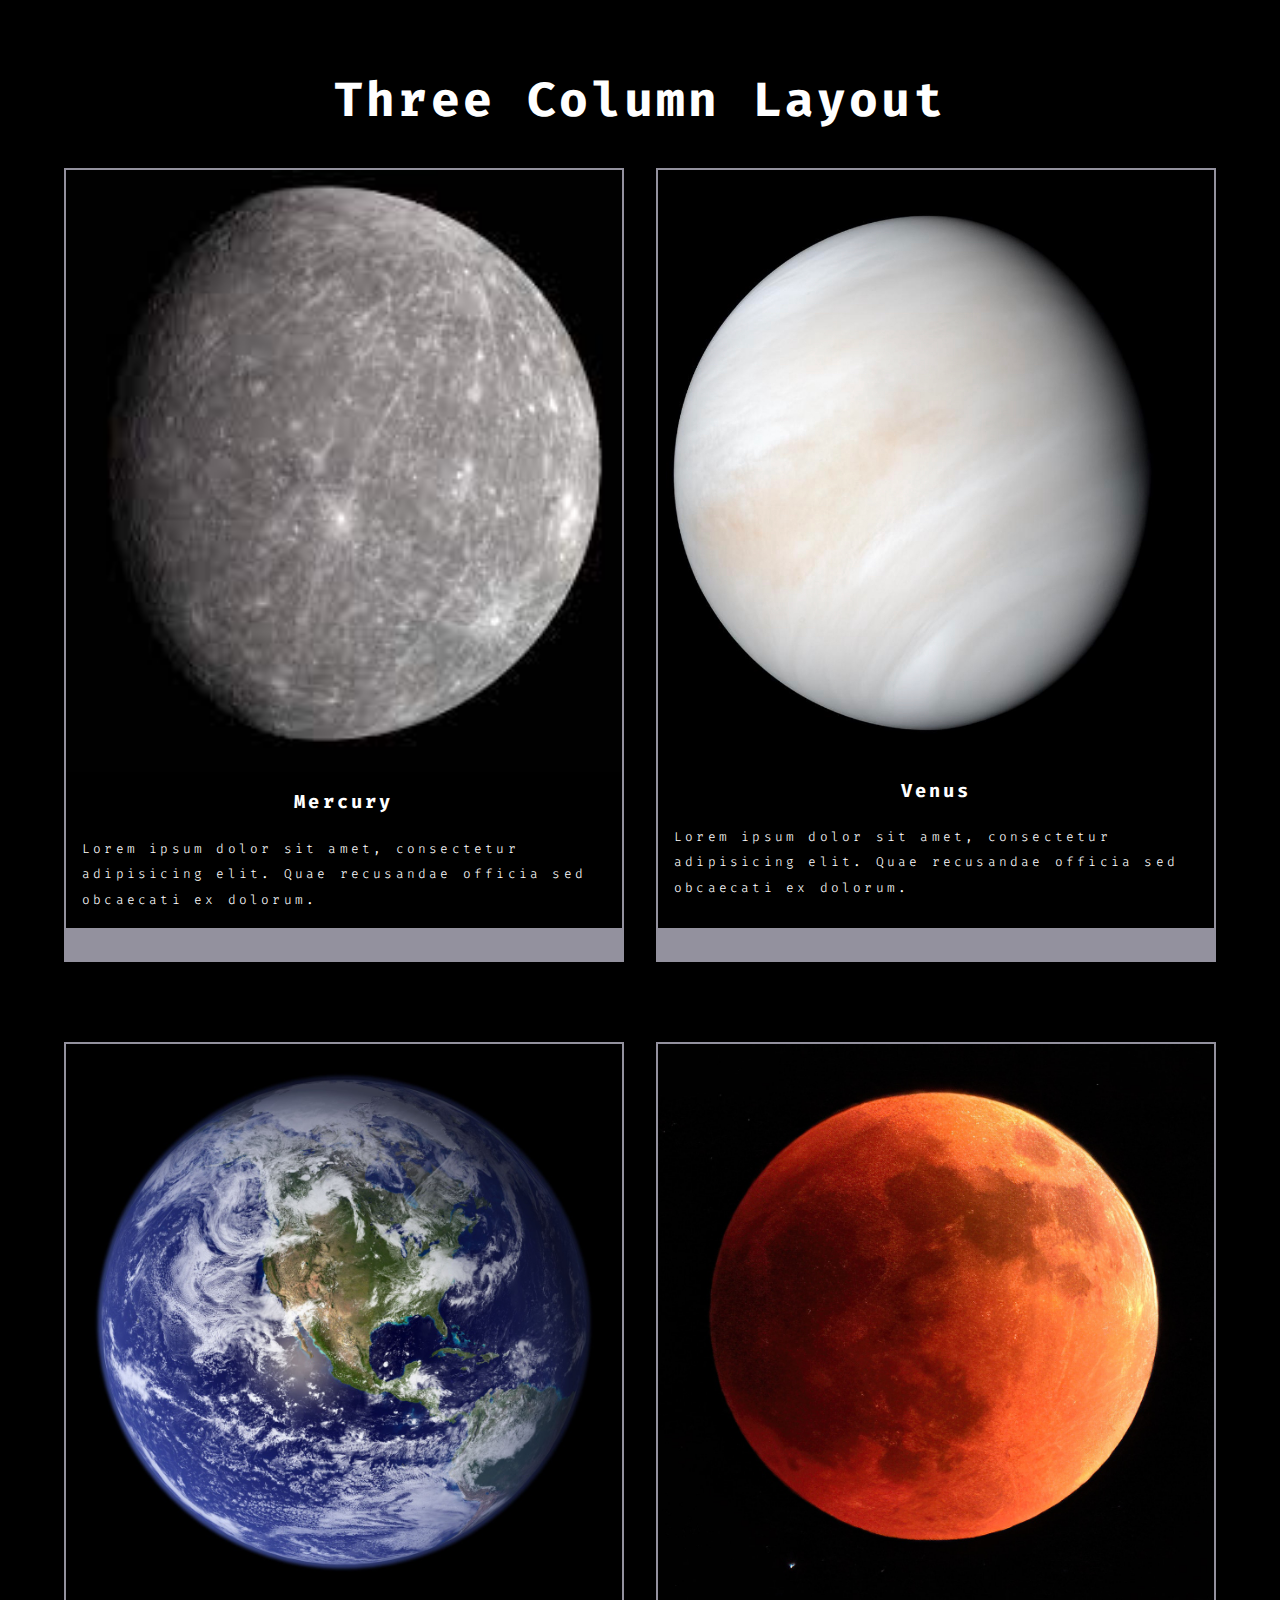
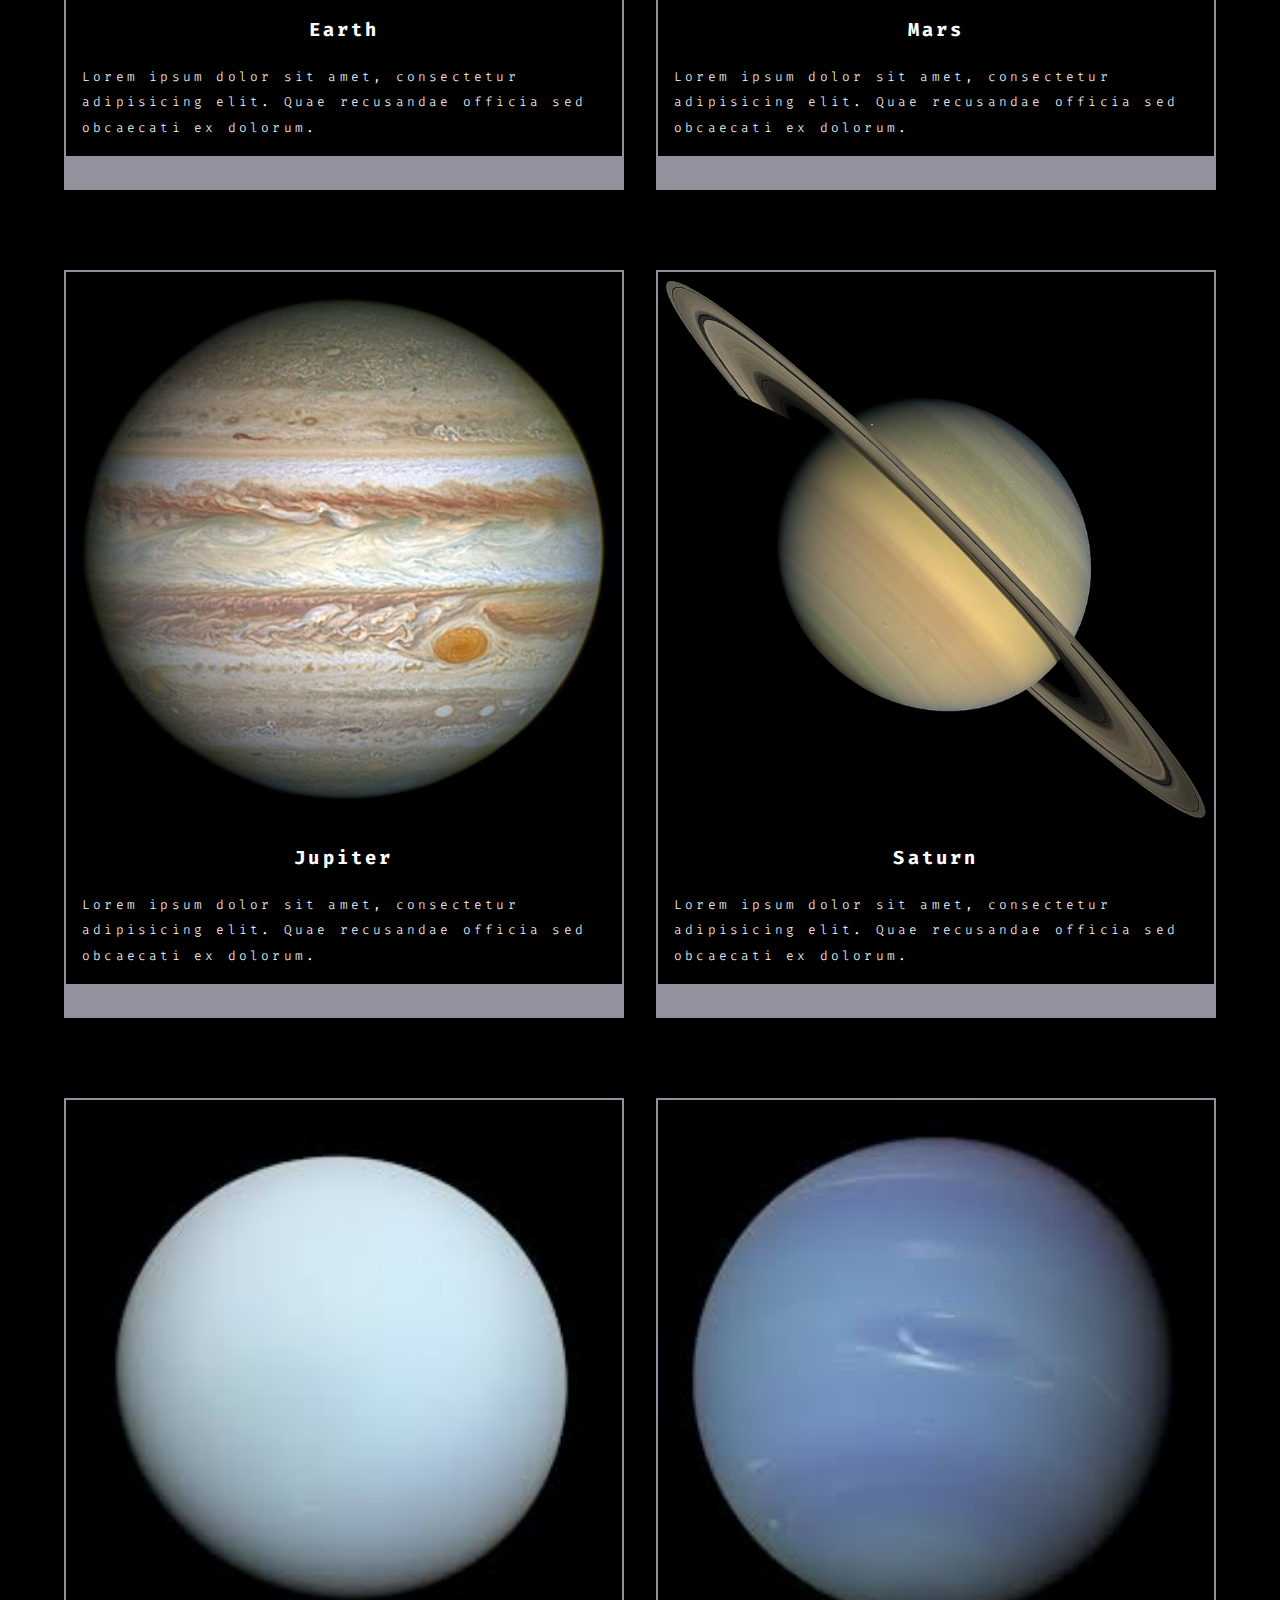
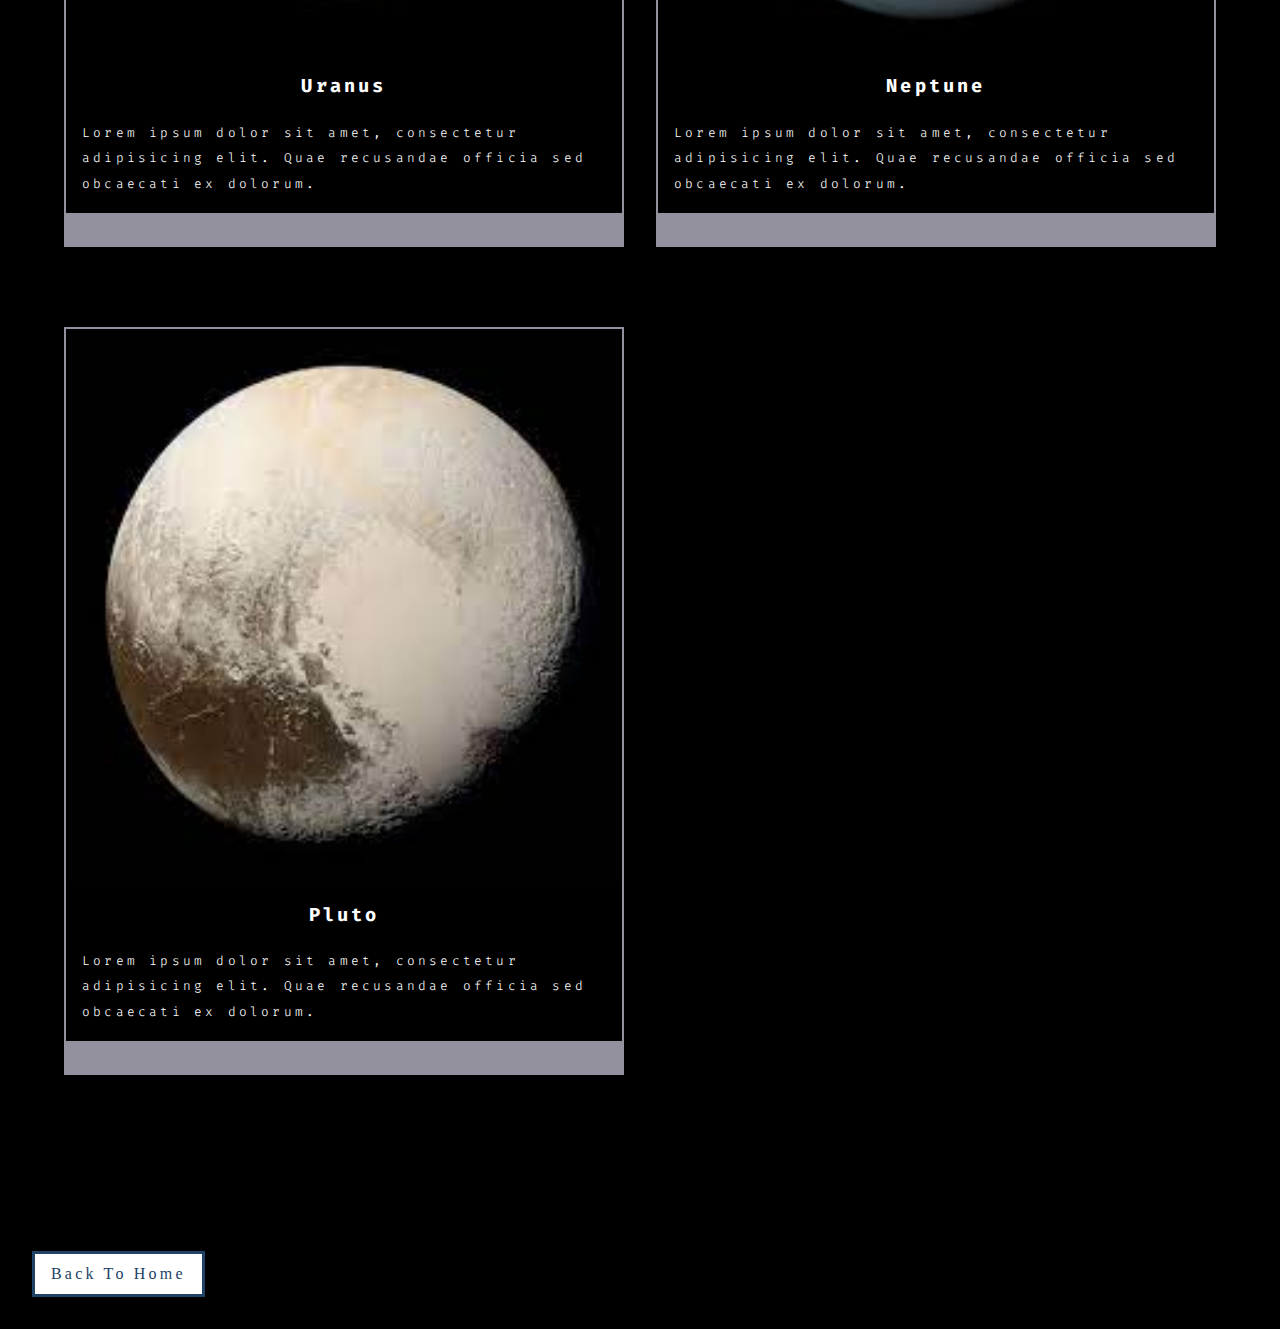
<file: cards.html>
<!DOCTYPE html>
<html lang="en">
  <head>
    <meta charset="UTF-8" />
    <meta http-equiv="X-UA-Compatible" content="IE=edge" />
    <meta name="viewport" content="width=device-width, initial-scale=1.0" />
    <title>Hero Universe</title>
    <!-- styles -->
    <link rel="stylesheet" href="./main.css" />
    <!-- fontawesome -->
    <link
      rel="stylesheet"
      href="https://cdnjs.cloudflare.com/ajax/libs/font-awesome/6.1.1/css/all.min.css"
      integrity="sha512-KfkfwYDsLkIlwQp6LFnl8zNdLGxu9YAA1QvwINks4PhcElQSvqcyVLLD9aMhXd13uQjoXtEKNosOWaZqXgel0g=="
      crossorigin="anonymous"
      referrerpolicy="no-referrer"
    />
  </head>
  <body>
    <section class="cards">
      <div class="title">
        <h1>three column layout</h1>
      </div>
      <div class="cards-center">
        <!-- single card -->
        <article class="card">
          <img src="./images/mercury.jpeg" alt="mercury" />
          <div class="card-info">
            <h3>mercury</h3>
            <p>
              Lorem ipsum dolor sit amet, consectetur adipisicing elit. Quae
              recusandae officia sed obcaecati ex dolorum.
            </p>
          </div>
          <!-- footer -->
          <div class="card-footer">
            <span class="i fab fa-twitter"></span>
            <span class="i fab fa-instagram"></span>
            <span class="i fab fa-squarespace"></span>
            <span class="i fab fa-linkedin"></span>
          </div>
        </article>
        <!-- end of single card -->
        <!-- single card -->
        <article class="card">
          <img src="./images/Venus.jpeg" alt="Venus" />
          <div class="card-info">
            <h3>venus</h3>
            <p>
              Lorem ipsum dolor sit amet, consectetur adipisicing elit. Quae
              recusandae officia sed obcaecati ex dolorum.
            </p>
          </div>
          <!-- footer -->
          <div class="card-footer">
            <span class="i fab fa-twitter"></span>
            <span class="i fab fa-instagram"></span>
            <span class="i fab fa-squarespace"></span>
            <span class="i fab fa-linkedin"></span>
          </div>
        </article>
        <!-- end of single card -->
        <!-- single card -->
        <article class="card">
          <img src="./images/Earth.jpg" alt="Earth" />
          <div class="card-info">
            <h3>earth</h3>
            <p>
              Lorem ipsum dolor sit amet, consectetur adipisicing elit. Quae
              recusandae officia sed obcaecati ex dolorum.
            </p>
          </div>
          <!-- footer -->
          <div class="card-footer">
            <span class="i fab fa-twitter"></span>
            <span class="i fab fa-instagram"></span>
            <span class="i fab fa-squarespace"></span>
            <span class="i fab fa-linkedin"></span>
          </div>
        </article>
        <!-- end of single card -->
        <!-- single card -->
        <article class="card">
          <img src="./images/Mars.jpg" alt="Mars" />
          <div class="card-info">
            <h3>mars</h3>
            <p>
              Lorem ipsum dolor sit amet, consectetur adipisicing elit. Quae
              recusandae officia sed obcaecati ex dolorum.
            </p>
          </div>
          <!-- footer -->
          <div class="card-footer">
            <span class="i fab fa-twitter"></span>
            <span class="i fab fa-instagram"></span>
            <span class="i fab fa-squarespace"></span>
            <span class="i fab fa-linkedin"></span>
          </div>
        </article>
        <!-- end of single card -->
        <!-- single card -->
        <article class="card">
          <img src="./images/Jupiter.jpeg" alt="Jupiter" />
          <div class="card-info">
            <h3>jupiter</h3>
            <p>
              Lorem ipsum dolor sit amet, consectetur adipisicing elit. Quae
              recusandae officia sed obcaecati ex dolorum.
            </p>
          </div>
          <!-- footer -->
          <div class="card-footer">
            <span class="i fab fa-twitter"></span>
            <span class="i fab fa-instagram"></span>
            <span class="i fab fa-squarespace"></span>
            <span class="i fab fa-linkedin"></span>
          </div>
        </article>
        <!-- end of single card -->
        <!-- single card -->
        <article class="card">
          <img src="./images/saturn2.png" alt="Saturn" />
          <div class="card-info">
            <h3>saturn</h3>
            <p>
              Lorem ipsum dolor sit amet, consectetur adipisicing elit. Quae
              recusandae officia sed obcaecati ex dolorum.
            </p>
          </div>
          <!-- footer -->
          <div class="card-footer">
            <span class="i fab fa-twitter"></span>
            <span class="i fab fa-instagram"></span>
            <span class="i fab fa-squarespace"></span>
            <span class="i fab fa-linkedin"></span>
          </div>
        </article>
        <!-- end of single card -->
        <!-- single card -->
        <article class="card">
          <img src="./images/uranus.jpeg" alt="uranus" />
          <div class="card-info">
            <h3>uranus</h3>
            <p>
              Lorem ipsum dolor sit amet, consectetur adipisicing elit. Quae
              recusandae officia sed obcaecati ex dolorum.
            </p>
          </div>
          <!-- footer -->
          <div class="card-footer">
            <span class="i fab fa-twitter"></span>
            <span class="i fab fa-instagram"></span>
            <span class="i fab fa-squarespace"></span>
            <span class="i fab fa-linkedin"></span>
          </div>
        </article>
        <!-- end of single card -->
        <!-- single card -->
        <article class="card">
          <img src="./images/neptune.jpeg" alt="neptune" />
          <div class="card-info">
            <h3>neptune</h3>
            <p>
              Lorem ipsum dolor sit amet, consectetur adipisicing elit. Quae
              recusandae officia sed obcaecati ex dolorum.
            </p>
          </div>
          <!-- footer -->
          <div class="card-footer">
            <span class="i fab fa-twitter"></span>
            <span class="i fab fa-instagram"></span>
            <span class="i fab fa-squarespace"></span>
            <span class="i fab fa-linkedin"></span>
          </div>
        </article>
        <!-- end of single card -->
        <!-- single card -->
        <article class="card">
          <img src="./images/pluto.jpeg" alt="pluto" />
          <div class="card-info">
            <h3>pluto</h3>
            <p>
              Lorem ipsum dolor sit amet, consectetur adipisicing elit. Quae
              recusandae officia sed obcaecati ex dolorum.
            </p>
          </div>
          <!-- footer -->
          <div class="card-footer">
            <span class="i fab fa-twitter"></span>
            <span class="i fab fa-instagram"></span>
            <span class="i fab fa-squarespace"></span>
            <span class="i fab fa-linkedin"></span>
          </div>
        </article>
        <!-- end of single card -->
      </div>
    </section>
    <a href="index.html" class="btn">back to home</a>
  </body>
</html>
</file>
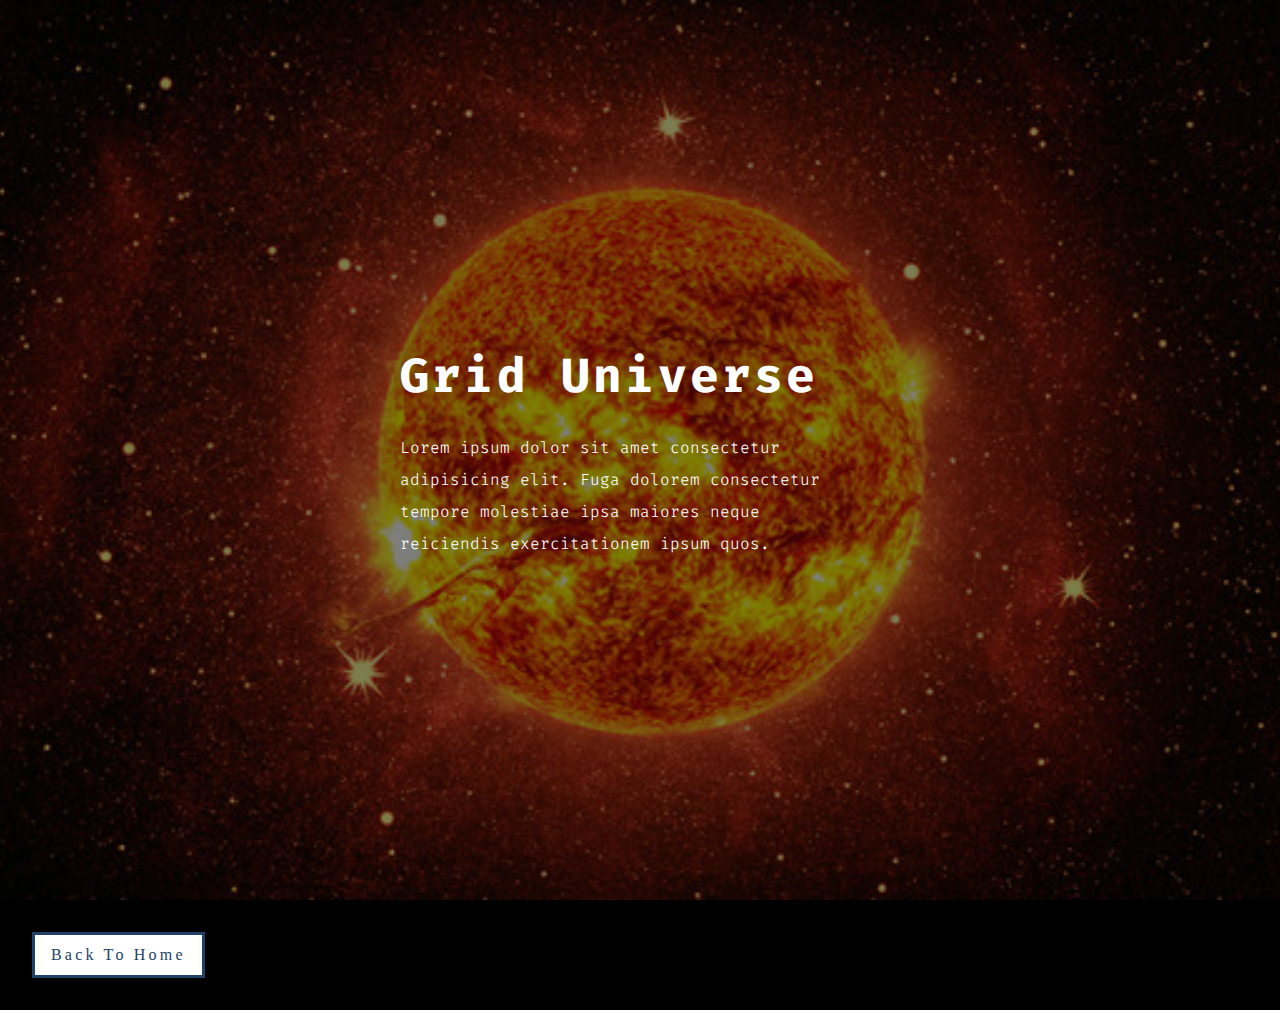
<file: hero.html>
<!DOCTYPE html>
<html lang="en">
  <head>
    <meta charset="UTF-8" />
    <meta http-equiv="X-UA-Compatible" content="IE=edge" />
    <meta name="viewport" content="width=device-width, initial-scale=1.0" />
    <title>Hero Universe</title>
    <!-- styles -->
    <link rel="stylesheet" href="./main.css" />
    <!-- fontawesome -->
    <link
      rel="stylesheet"
      href="https://cdnjs.cloudflare.com/ajax/libs/font-awesome/6.1.1/css/all.min.css"
      integrity="sha512-KfkfwYDsLkIlwQp6LFnl8zNdLGxu9YAA1QvwINks4PhcElQSvqcyVLLD9aMhXd13uQjoXtEKNosOWaZqXgel0g=="
      crossorigin="anonymous"
      referrerpolicy="no-referrer"
    />
  </head>
  <body>
    <header class="hero-header">
      <div class="hero-banner">
        <h1>grid universe</h1>
        <p>
          Lorem ipsum dolor sit amet consectetur adipisicing elit. Fuga dolorem
          consectetur tempore molestiae ipsa maiores neque reiciendis
          exercitationem ipsum quos.
        </p>
      </div>
    </header>
    <a href="index.html" class="btn">back to home</a>
  </body>
</html>
</file>
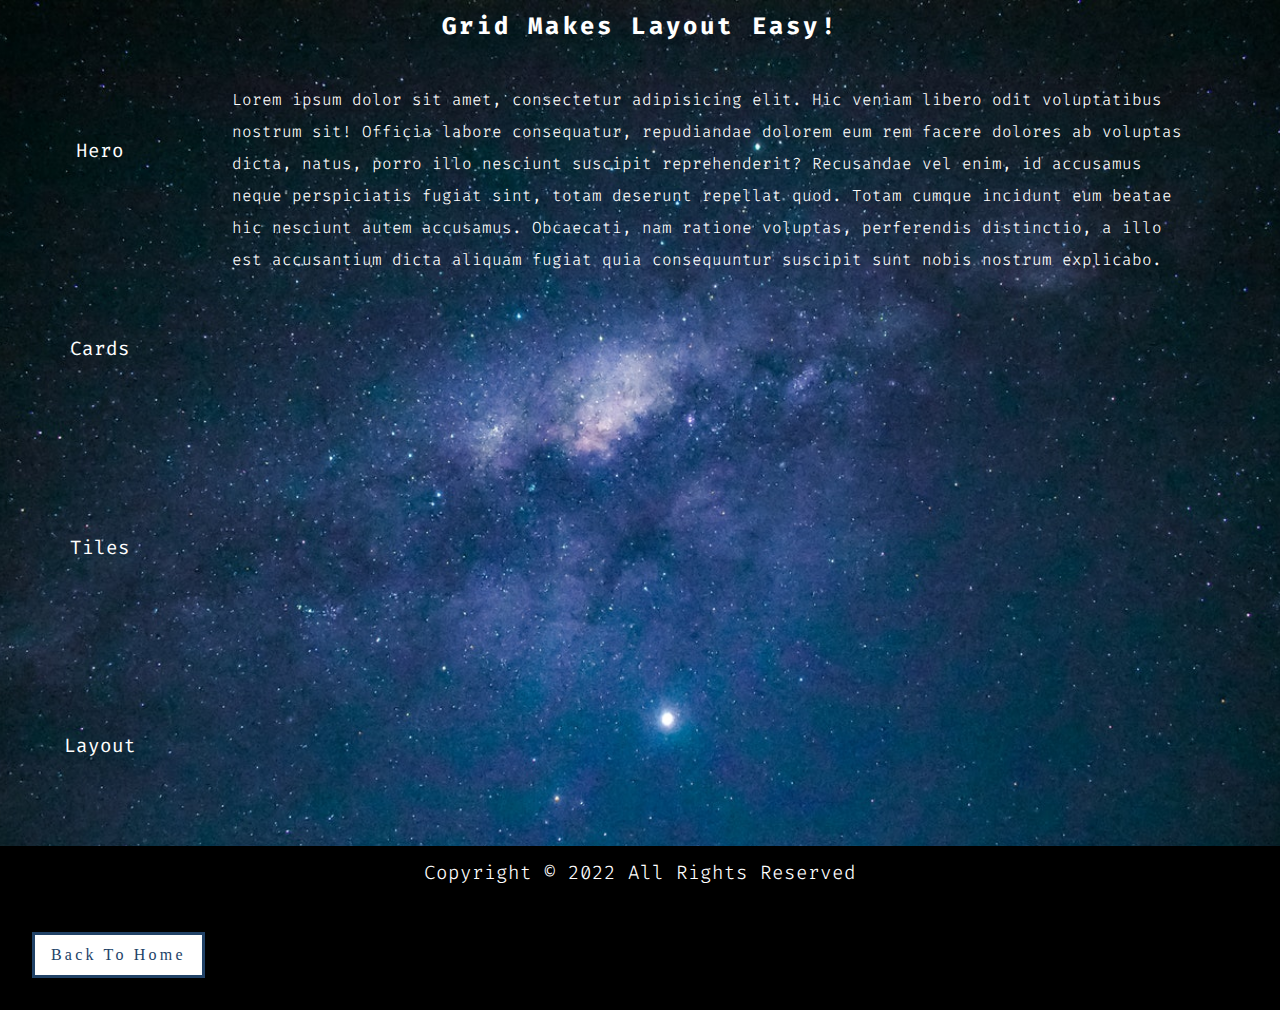
<file: layout.html>
<!DOCTYPE html>
<html lang="en">
  <head>
    <meta charset="UTF-8" />
    <meta http-equiv="X-UA-Compatible" content="IE=edge" />
    <meta name="viewport" content="width=device-width, initial-scale=1.0" />
    <title>Layout</title>
    <!-- styles -->
    <link rel="stylesheet" href="./main.css" />
    <!-- fontawesome -->
    <link
      rel="stylesheet"
      href="https://cdnjs.cloudflare.com/ajax/libs/font-awesome/6.1.1/css/all.min.css"
      integrity="sha512-KfkfwYDsLkIlwQp6LFnl8zNdLGxu9YAA1QvwINks4PhcElQSvqcyVLLD9aMhXd13uQjoXtEKNosOWaZqXgel0g=="
      crossorigin="anonymous"
      referrerpolicy="no-referrer"
    />
  </head>
  <body>
    <main class="main">
      <!-- header -->
      <header class="header">
        <h2 class="title">grid makes layout easy!</h2>
      </header>
      <!-- navbar -->
      <nav class="navbar">
        <ul>
          <li><a href="./hero.html">hero</a></li>
          <li><a href="./cards.html">cards</a></li>
          <li><a href="./tiles.html">tiles</a></li>
          <li><a href="./layout.html">layout</a></li>
        </ul>
      </nav>
      <!-- content -->
      <section class="content">
        <p>
          Lorem ipsum dolor sit amet, consectetur adipisicing elit. Hic veniam
          libero odit voluptatibus nostrum sit! Officia labore consequatur,
          repudiandae dolorem eum rem facere dolores ab voluptas dicta, natus,
          porro illo nesciunt suscipit reprehenderit? Recusandae vel enim, id
          accusamus neque perspiciatis fugiat sint, totam deserunt repellat
          quod. Totam cumque incidunt eum beatae hic nesciunt autem accusamus.
          Obcaecati, nam ratione voluptas, perferendis distinctio, a illo est
          accusantium dicta aliquam fugiat quia consequuntur suscipit sunt nobis
          nostrum explicabo.
        </p>
      </section>
      <!-- sidebar -->
      <section class="sidebar">
        <span class="i fab fa-twitter"></span>
        <span class="i fab fa-facebook"></span>
        <span class="i fab fa-squarespace"></span>
        <span class="i fab fa-linkedin"></span>
      </section>
      <!-- footer -->
      <div class="footer">
        <p>copyright &copy; 2022 all rights reserved</p>
      </div>
    </main>
    <a href="index.html" class="btn">back to home</a>
  </body>
</html>
</file>
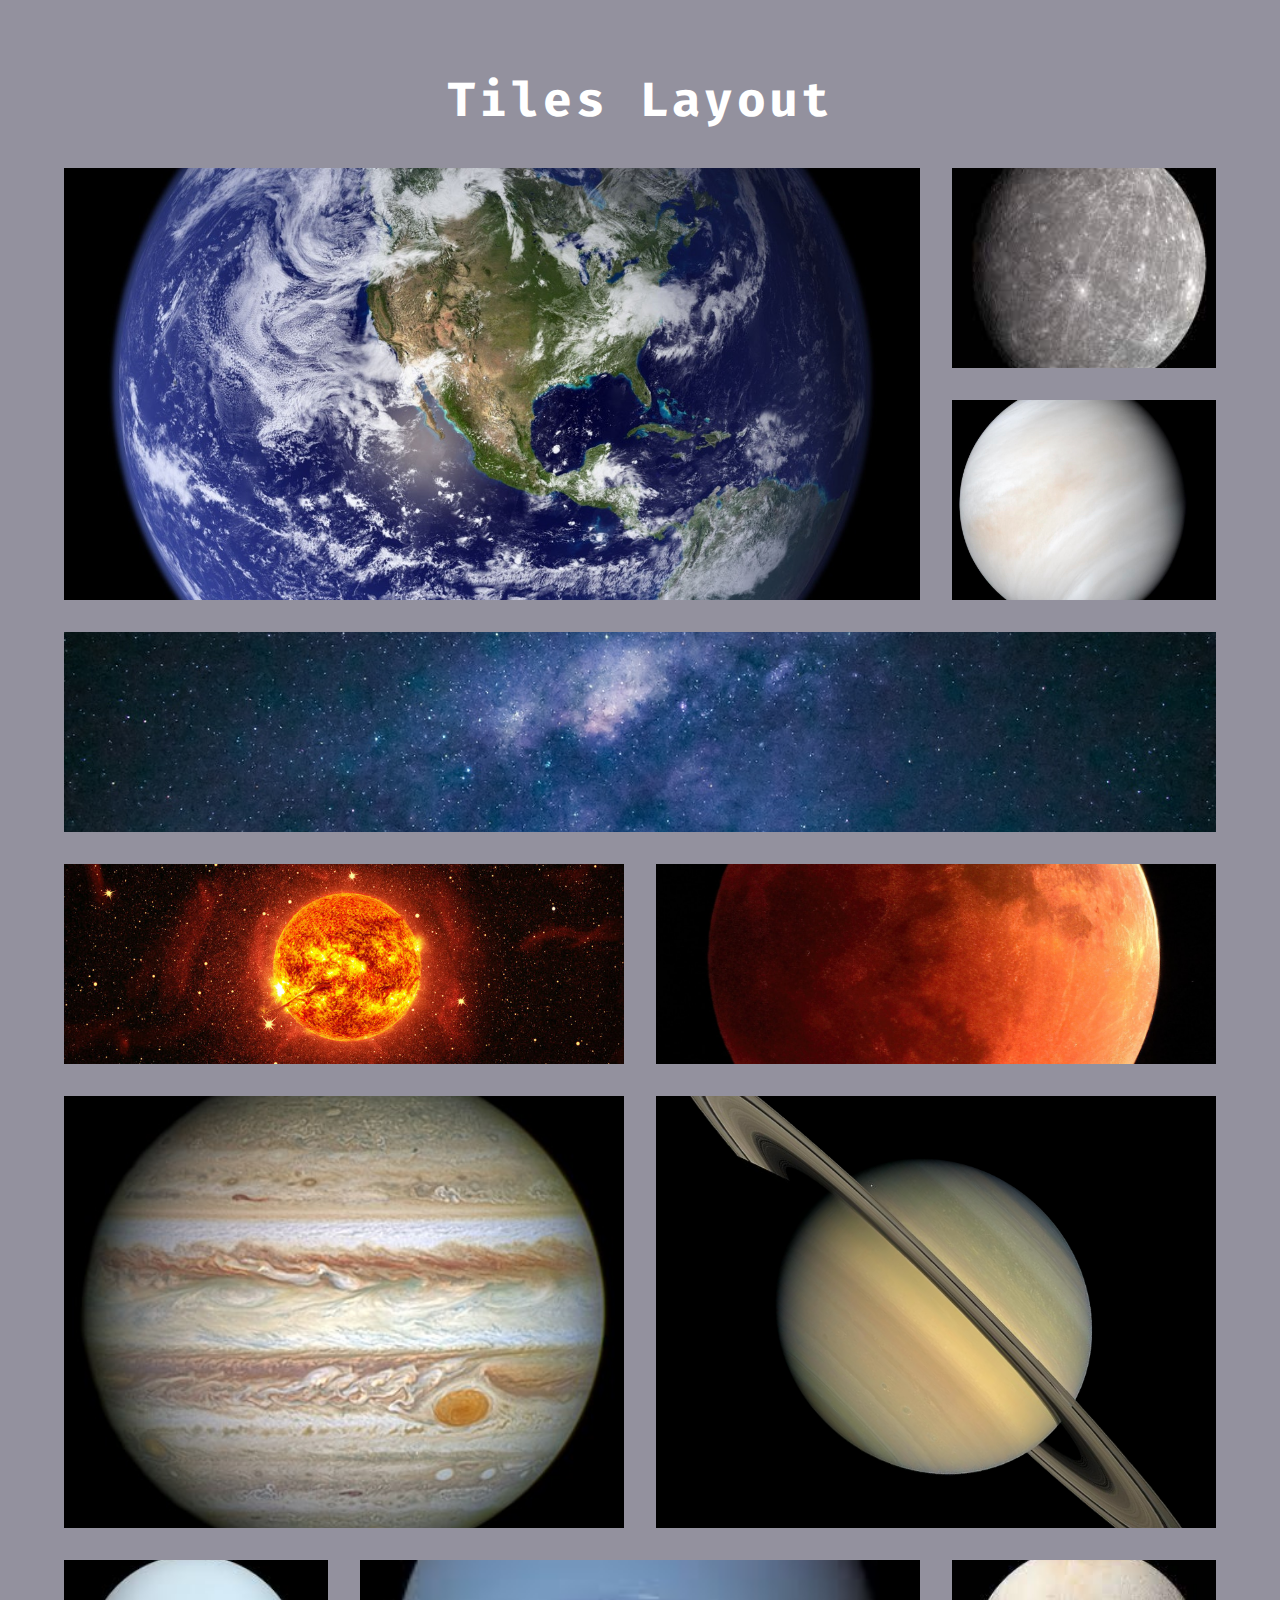
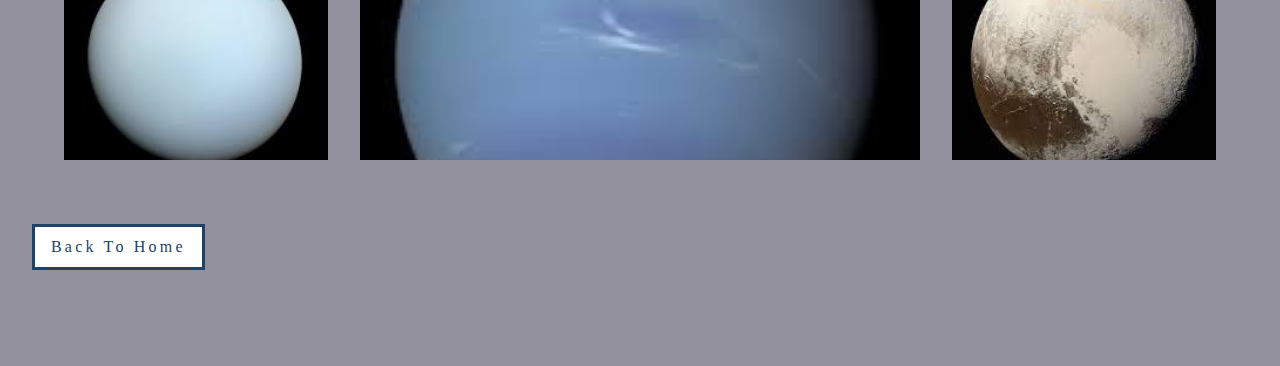
<file: tiles.html>
<!DOCTYPE html>
<html lang="en">
  <head>
    <meta charset="UTF-8" />
    <meta http-equiv="X-UA-Compatible" content="IE=edge" />
    <meta name="viewport" content="width=device-width, initial-scale=1.0" />
    <title>Tiles Layout</title>
    <!-- styles -->
    <link rel="stylesheet" href="./main.css" />
    <!-- fontawesome -->
    <link
      rel="stylesheet"
      href="https://cdnjs.cloudflare.com/ajax/libs/font-awesome/6.1.1/css/all.min.css"
      integrity="sha512-KfkfwYDsLkIlwQp6LFnl8zNdLGxu9YAA1QvwINks4PhcElQSvqcyVLLD9aMhXd13uQjoXtEKNosOWaZqXgel0g=="
      crossorigin="anonymous"
      referrerpolicy="no-referrer"
    />
  </head>
  <body>
    <section class="tiles">
      <div class="title">
        <h1>tiles layout</h1>
      </div>
      <div class="tiles-center">
        <!-- single tile -->
        <article class="tile-1">
            <img src="./images/nebula.jpg" alt="nebula">
        </article>
        <!-- end of single tile -->
        <!-- single tile -->
        <article class="tile-2">
            <img src="./images/sun.jpeg" alt="sun">
        </article>
        <!-- end of single tile -->
        <!-- single tile -->
        <article class="tile-3">
            <img src="./images/mercury.jpeg" alt="mercury">
        </article>
        <!-- end of single tile -->
        <!-- single tile -->
        <article class="tile-4">
            <img src="./images/Venus.jpeg" alt="venus">
        </article>
        <!-- end of single tile -->
        <!-- single tile -->
        <article class="tile-5">
            <img src="./images/Earth.jpg" alt="earth">
        </article>
        <!-- end of single tile -->
        <!-- single tile -->
        <article class="tile-6">
            <img src="./images/Mars.jpg" alt="mars">
        </article>
        <!-- end of single tile -->
        <!-- single tile -->
        <article class="tile-7">
            <img src="./images/Jupiter.jpeg" alt="jupiter">
        </article>
        <!-- end of single tile -->
        <!-- single tile -->
        <article class="tile-8">
            <img src="./images/saturn2.png" alt="saturn">
        </article>
        <!-- end of single tile -->
        <!-- single tile -->
        <article class="tile-9">
            <img src="./images/uranus.jpeg" alt="uranus">
        </article>
        <!-- end of single tile -->
        <!-- single tile -->
        <article class="tile-10">
            <img src="./images/neptune.jpeg" alt="neptune">
        </article>
        <!-- end of single tile -->
        <!-- single tile -->
        <article class="tile-11">
            <img src="./images/pluto.jpeg" alt="pluto">
        </article>
        <!-- end of single tile -->
      </div>
    <a href="index.html" class="btn">back to home</a>
  </body>
</html>
</file>
<file: main.css>
@import url("https://fonts.googleapis.com/css2?family=Fira+Code:wght@300;400&display=swap");

/* 
==========
Global Styles
==========
*/

:root {
  --primaryColor: #214267;
  --mainBlack: #000;
  --mainWhite: #fff;
  --offWhite: #f7f7f7;
  --gray: #93919e;
  --transition: all 300ms linear;
  --spacing: 3.2px;
  --fontFamily: "Fira Code", monospace;
}

* {
  margin: 0;
  padding: 0;
  box-sizing: border-box;
}
body {
  font-family: "Fira Code", monospace;
  line-height: 1.5;
  background-color: var(--mainBlack);
  color: var(--mainWhite);
}
a {
  text-decoration: none;
}
img {
  display: block;
  width: 100%;
}

h1,
h2,
h3 {
  letter-spacing: var(--spacing);
  margin-bottom: 1.2rem;
  text-transform: capitalize;
}
h1 {
  font-size: 3rem;
}
h2 {
  margin-bottom: 0;
}
p {
  font-weight: 300;
  line-height: 2;
  font-size: 0.8rem;
}

.btn {
  display: inline-block;
  text-transform: capitalize;
  font-family: --;
  padding: 0.5rem 1rem;
  margin: 2rem;
  letter-spacing: var(--spacing);
  background: var(--mainWhite);
  color: var(--primaryColor);
  border: 3px solid var(--primaryColor);
  transition: var(--transition);
}
.btn:hover {
  background: var(--primaryColor);
  color: var(--mainWhite);
}

/* 
==========
Navbar
==========
*/
.home {
  background: var(--mainBlack);
  min-height: 100vh;
}
.main-navbar {
  background: var(--mainBlack);
  padding: 0rem 2rem;
}

.main-navbar li {
  list-style: none;
}

.main-navbar a {
  text-transform: capitalize;
  display: block;
  font-size: 1.5rem;
  padding: 1rem 0;
  color: var(--mainWhite);
  transition: var(--transition);
  letter-spacing: var(--spacing);
}

.main-navbar a:hover {
  color: var(--primaryColor);
}

@media screen and (min-width: 992px) {
  .main-navbar {
    background: transparent;
    padding-top: 2rem;
  }
  .main-navbar ul {
    max-width: 1170px;
    display: grid;
    grid-template-columns: repeat(4, 1fr);
    justify-items: center;
    margin: 0 auto;
  }
  .main-navbar a {
    text-align: center;
  }

  .home {
    min-height: 100vh;
    background: url(./images/nebula.jpg) center/cover fixed no-repeat;
  }
}

/* 
==========
Hero
==========
*/

.hero-header {
  min-height: 100vh;
  display: grid;
  justify-content: center;
  align-items: center;
  background: var(--mainBlack);
  color: var(--mainWhite);
}

.hero-banner p {
  width: 90%;
  max-width: 30em;
  font-size: 1rem;
}

@media screen and (min-width: 762px) {
  .hero-header {
    background: linear-gradient(rgba(0, 0, 0, 0.5), rgba(0, 0, 0, 0.5)),
      url(./images/sun.jpeg) center/cover fixed no-repeat;
  }
}

/* 
==========
Cards
==========
*/

.cards {
  padding: 4rem 0;
}
.title {
  text-align: center;
}
.cards-center {
  width: 90vw;
  max-width: 1170px;
  margin: 2rem auto;
}
.card {
  border: 2px solid var(--gray);
  margin-bottom: 3rem;
}
.card-info {
  padding: 1rem;
}
.card-info h3 {
  text-align: center;
  letter-spacing: var(--spacing);
}
.card-info p {
  max-width: 800px;
  letter-spacing: var(--spacing);
}
.card-footer {
  background: var(--gray);
  padding: 1rem;
  display: grid;
  grid-template-columns: repeat(4, 1fr);
  justify-items: center;
}
.card-footer span {
  font-size: 1.5rem;
  color: var(--primaryColor);
}
.cards-center {
  display: grid;
  gap: 2rem;
  grid-template-columns: repeat(auto-fill, minmax(368px, 1fr));
}
.card {
  display: grid;
  grid-template-columns: 1fr;
  grid-template-rows: auto 1fr auto;
}

/* 
==========
Tiles
==========
*/
.tiles {
  padding: 4rem 0;
  background: var(--gray);
}

.tiles img {
  height: 100%;
  object-fit: cover;
}

.tiles-center {
  width: 90vw;
  max-width: 1170px;
  margin: 2rem auto;
  display: grid;
  row-gap: 2rem;
}

@media screen and (min-width: 768px) {
  .tiles-center {
    grid-template-columns: repeat(2, 1fr);
    column-gap: 2rem;
  }
}
@media screen and (min-width: 992px) {
  .tiles-center {
    grid-template-columns: repeat(3, 1fr);
  }
}
@media screen and (min-width: 1170px) {
  .tiles-center {
    grid-template-columns: repeat(4, 1fr);
    grid-template-rows: repeat(7, 200px);
    grid-template-areas:
      "b b b c"
      "b b b d"
      "a a a a"
      "e e f f"
      "g g h h"
      "g g h h"
      "i j j k";
  }
  .tile-1 {
    grid-area: a;
  }
  .tile-2 {
    grid-area: e;
  }
  .tile-3 {
    grid-area: c;
  }
  .tile-4 {
    grid-area: d;
  }
  .tile-5 {
    grid-area: b;
  }
  .tile-6 {
    grid-area: f;
  }
  .tile-7 {
    grid-area: g;
  }
  .tile-8 {
    grid-area: h;
  }
  .tile-9 {
    grid-area: i;
  }
  .tile-10 {
    grid-area: j;
  }
  .tile-11 {
    grid-area: k;
  }
}

/* 
==========
Layout
==========
*/
.main {
  background: url(./images/nebula.jpg) center/cover no-repeat;
  min-height: 100vh;
  display: grid;
  grid-template-columns: 1fr;
  grid-template-rows: auto auto 1fr auto auto;
}
.header {
  padding: 0.5rem 0rem;
}

.navbar li {
  list-style: none;
}
.navbar a {
  padding: 1rem;
  display: inline-block;
  color: var(--mainWhite);
  text-transform: capitalize;
  font-size: 1.2rem;
  transition: var(--transition);
}
.navbar a:hover {
  color: var(--primaryColor);
}
.content {
  padding: 2rem;
}
.content p {
  font-size: 1rem;
}
.sidebar {
  background: transparent;
  padding: 1rem 0;
  display: grid;
  grid-template-columns: repeat(4, 1fr);
  justify-items: center;
  font-size: 1.2rem;
}

.footer {
  text-align: center;
  background: var(--mainBlack);
  padding: 0.5rem 0;
}
.footer p {
  font-size: 1.2rem;
  text-transform: capitalize;
}
@media screen and (min-width: 768px) {
  .navbar ul {
    display: grid;
    grid-template-columns: repeat(4, 1fr);
    justify-items: center;
  }
}
@media screen and (min-width: 992px) {
  .main {
    display: grid;
    grid-template-columns: [start] 200px [col-1-end] 1fr [col-2-end] 50px [end];
    grid-template-rows: [start] auto [row-1-end] 1fr [row-2-end] auto [end];
  }
  .header {
    grid-column: start/end;
    grid-row: start/row-1-end;
  }
  .navbar {
    grid-column: start/col-1-end;
    grid-row: row-1-end/row-2-end;
  }
  .content {
    grid-column: col-1-end/col-2-end;
    grid-row: row-1-end/row-2-end;
  }
  .sidebar {
    grid-column: col-2-end/end;
    grid-row: row-1-end/row-2-end;
    grid-template-columns: 1fr;
    min-height: 100%;
    align-items: center;
  }
  .footer {
    grid-column: start/end;
    grid-row: row-2-end/end;
  }
  .navbar ul {
    grid-template-columns: 1fr;
    min-height: 100%;
    align-items: center;
  }
}
</file>
